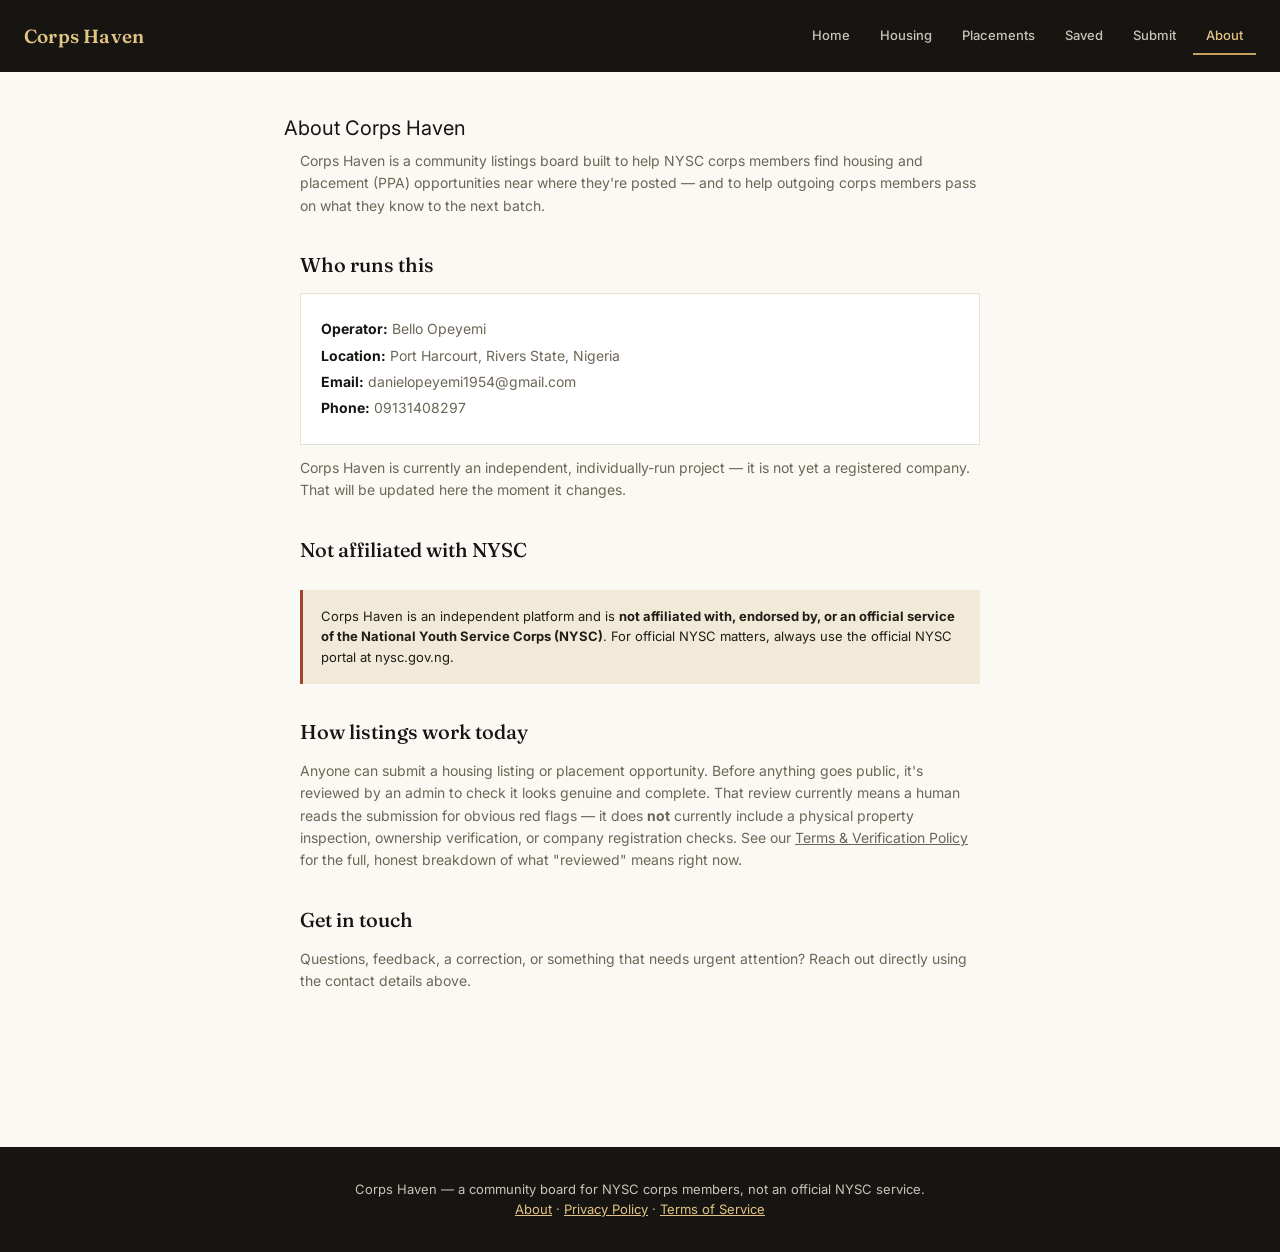
<file: about.html>
<!DOCTYPE html>
<html lang="en">
<head>
<meta charset="UTF-8">
<meta name="viewport" content="width=device-width, initial-scale=1.0">
<title>About — Corps Haven</title>
<meta name="description" content="Who's behind Corps Haven, why it exists, and how to reach us.">
<meta property="og:title" content="About — Corps Haven">
<meta property="og:description" content="Who's behind Corps Haven, why it exists, and how to reach us.">
<meta property="og:type" content="website">
<meta property="og:image" content="https://images.unsplash.com/photo-1543414347-1c348021f279?w=1200&q=80&auto=format&fit=crop">
<meta name="twitter:card" content="summary_large_image">
<link rel="icon" type="image/svg+xml" href="favicon.svg">
<link rel="preconnect" href="https://fonts.googleapis.com">
<link rel="preconnect" href="https://fonts.gstatic.com" crossorigin>
<link rel="stylesheet" href="https://fonts.googleapis.com/css2?family=Fraunces:opsz,wght@9..144,400;9..144,500;9..144,600;9..144,700&family=Inter:wght@400;500;600&display=swap">
<link rel="stylesheet" href="styles.css">
<script type="application/ld+json">
{
  "@context": "https://schema.org",
  "@type": "Organization",
  "name": "Corps Haven",
  "url": "https://corps-haven.netlify.app/",
  "founder": {
    "@type": "Person",
    "name": "Bello Opeyemi"
  },
  "email": "danielopeyemi1954@gmail.com",
  "telephone": "+2349131408297",
  "address": {
    "@type": "PostalAddress",
    "addressLocality": "Port Harcourt",
    "addressRegion": "Rivers State",
    "addressCountry": "NG"
  },
  "description": "An independent community listings board for NYSC corps members. Not affiliated with the National Youth Service Corps."
}
</script>
<style>
  .legal-content { max-width: 680px; margin: 0 auto; }
  .legal-content h2 { font-size: 20px; color: var(--ink-black); margin: 32px 0 12px; }
  .legal-content h2:first-child { margin-top: 0; }
  .legal-content p { font-size: 14px; color: var(--ink-soft); margin: 0 0 14px; }
  .legal-content .disclaimer-box {
    background: var(--cream-tint); border-left: 3px solid var(--rust);
    padding: 16px 18px; font-size: 13px; color: var(--ink); margin: 24px 0;
  }
  .contact-block { background: var(--white); border: 1px solid var(--line); padding: 20px; margin-top: 8px; }
  .contact-block p { margin: 4px 0; }
  .contact-block strong { color: var(--ink-black); }
</style>
</head>
<body>

<script src="loader.js"></script>

<header class="site-header">
  <a class="brand" href="index.html">Corps Haven</a>
  <button class="nav-toggle" onclick="document.querySelector('nav').classList.toggle('open')" aria-label="Toggle menu">☰</button>
  <nav>
    <a href="index.html">Home</a>
    <a href="housing.html">Housing</a>
    <a href="placements.html">Placements</a>
    <a href="favorites.html">Saved</a>
    <a href="submit.html">Submit</a>
    <a href="about.html" class="active">About</a>
  </nav>
</header>

<main class="narrow">
  <div class="section-heading">About Corps Haven</div>
  <div class="legal-content">

    <p>Corps Haven is a community listings board built to help NYSC corps members find housing and placement (PPA) opportunities near where they're posted — and to help outgoing corps members pass on what they know to the next batch.</p>

    <h2>Who runs this</h2>
    <div class="contact-block">
      <p><strong>Operator:</strong> Bello Opeyemi</p>
      <p><strong>Location:</strong> Port Harcourt, Rivers State, Nigeria</p>
      <p><strong>Email:</strong> danielopeyemi1954@gmail.com</p>
      <p><strong>Phone:</strong> 09131408297</p>
    </div>
    <p style="margin-top:12px;">Corps Haven is currently an independent, individually-run project — it is not yet a registered company. That will be updated here the moment it changes.</p>

    <h2>Not affiliated with NYSC</h2>
    <div class="disclaimer-box">
      Corps Haven is an independent platform and is <strong>not affiliated with, endorsed by, or an official service of the National Youth Service Corps (NYSC)</strong>. For official NYSC matters, always use the official NYSC portal at nysc.gov.ng.
    </div>

    <h2>How listings work today</h2>
    <p>Anyone can submit a housing listing or placement opportunity. Before anything goes public, it's reviewed by an admin to check it looks genuine and complete. That review currently means a human reads the submission for obvious red flags — it does <strong>not</strong> currently include a physical property inspection, ownership verification, or company registration checks. See our <a href="terms.html">Terms & Verification Policy</a> for the full, honest breakdown of what "reviewed" means right now.</p>

    <h2>Get in touch</h2>
    <p>Questions, feedback, a correction, or something that needs urgent attention? Reach out directly using the contact details above.</p>

  </div>
</main>

<footer>
  Corps Haven — a community board for NYSC corps members, not an official NYSC service.<br>
  <a href="about.html" style="color:var(--gold-bright);">About</a> · <a href="privacy.html" style="color:var(--gold-bright);">Privacy Policy</a> · <a href="terms.html" style="color:var(--gold-bright);">Terms of Service</a>
</footer>

<script defer src="https://static.cloudflareinsights.com/beacon.min.js" data-cf-beacon='{"token": "YOUR-CLOUDFLARE-TOKEN"}'></script>
</body>
</html>
</file>
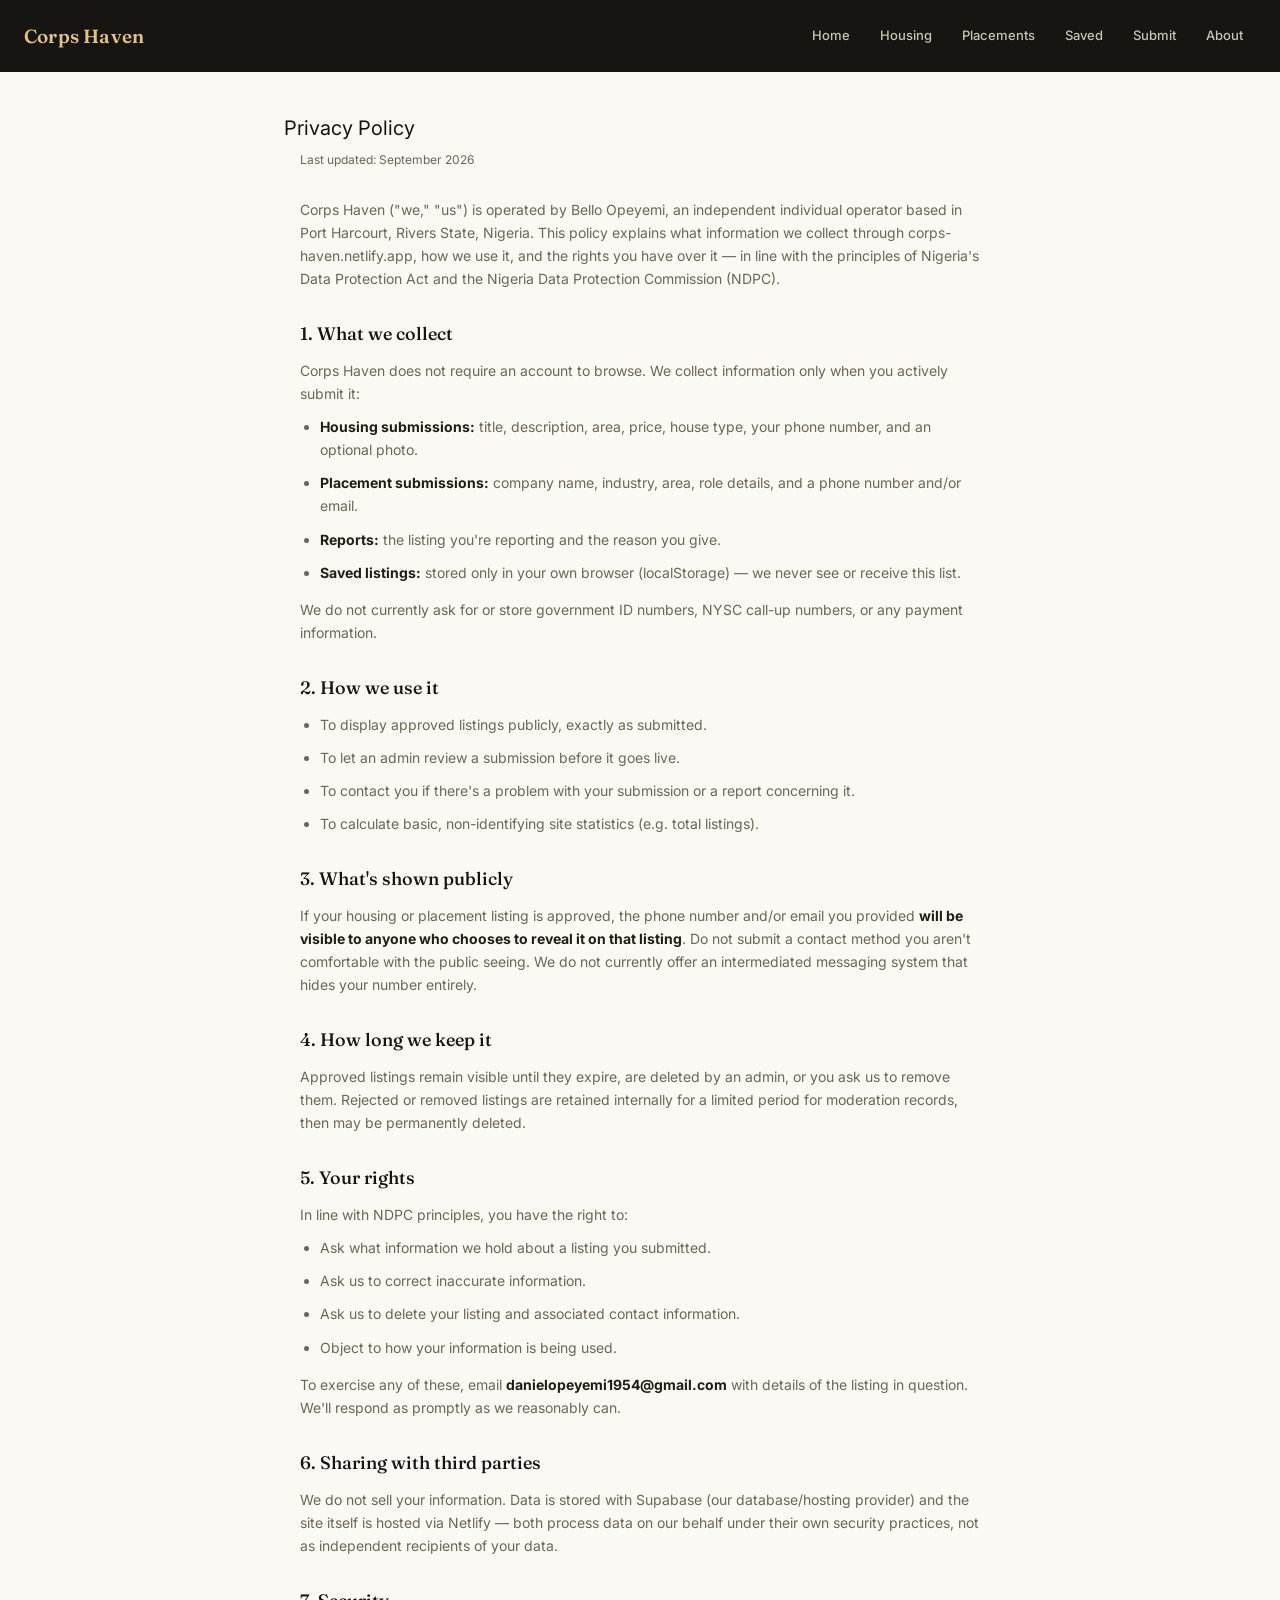
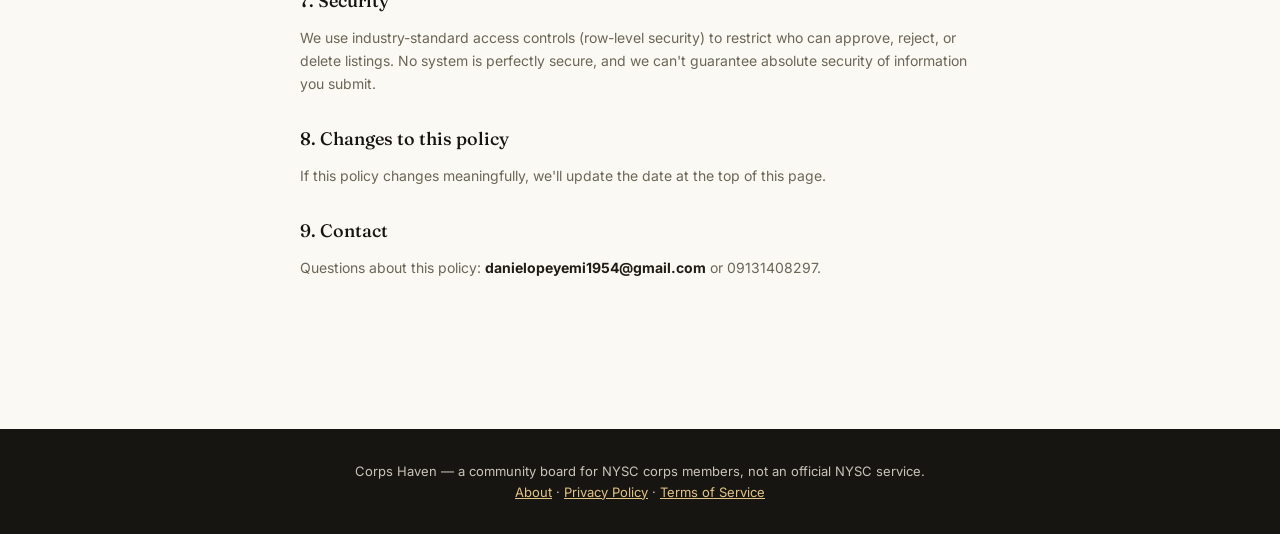
<file: privacy.html>
<!DOCTYPE html>
<html lang="en">
<head>
<meta charset="UTF-8">
<meta name="viewport" content="width=device-width, initial-scale=1.0">
<title>Privacy Policy — Corps Haven</title>
<meta name="description" content="How Corps Haven collects, uses, and protects your information.">
<meta property="og:title" content="Privacy Policy — Corps Haven">
<meta property="og:description" content="How Corps Haven collects, uses, and protects your information.">
<meta property="og:type" content="website">
<meta property="og:image" content="https://images.unsplash.com/photo-1543414347-1c348021f279?w=1200&q=80&auto=format&fit=crop">
<meta name="twitter:card" content="summary_large_image">
<link rel="icon" type="image/svg+xml" href="favicon.svg">
<link rel="preconnect" href="https://fonts.googleapis.com">
<link rel="preconnect" href="https://fonts.gstatic.com" crossorigin>
<link rel="stylesheet" href="https://fonts.googleapis.com/css2?family=Fraunces:opsz,wght@9..144,400;9..144,500;9..144,600;9..144,700&family=Inter:wght@400;500;600&display=swap">
<link rel="stylesheet" href="styles.css">
<style>
  .legal-content { max-width: 680px; margin: 0 auto; }
  .legal-content h2 { font-size: 18px; color: var(--ink-black); margin: 30px 0 10px; }
  .legal-content h2:first-child { margin-top: 0; }
  .legal-content p, .legal-content li { font-size: 14px; color: var(--ink-soft); margin: 0 0 10px; line-height: 1.65; }
  .legal-content ul { padding-left: 20px; margin: 0 0 14px; }
  .legal-content .updated { font-size: 12px; color: var(--ink-soft); margin-bottom: 28px; }
  .legal-content strong { color: var(--ink); }
</style>
</head>
<body>

<script src="loader.js"></script>

<header class="site-header">
  <a class="brand" href="index.html">Corps Haven</a>
  <button class="nav-toggle" onclick="document.querySelector('nav').classList.toggle('open')" aria-label="Toggle menu">☰</button>
  <nav>
    <a href="index.html">Home</a>
    <a href="housing.html">Housing</a>
    <a href="placements.html">Placements</a>
    <a href="favorites.html">Saved</a>
    <a href="submit.html">Submit</a>
    <a href="about.html">About</a>
  </nav>
</header>

<main class="narrow">
  <div class="section-heading">Privacy Policy</div>
  <div class="legal-content">
    <p class="updated">Last updated: September 2026</p>

    <p>Corps Haven ("we," "us") is operated by Bello Opeyemi, an independent individual operator based in Port Harcourt, Rivers State, Nigeria. This policy explains what information we collect through corps-haven.netlify.app, how we use it, and the rights you have over it — in line with the principles of Nigeria's Data Protection Act and the Nigeria Data Protection Commission (NDPC).</p>

    <h2>1. What we collect</h2>
    <p>Corps Haven does not require an account to browse. We collect information only when you actively submit it:</p>
    <ul>
      <li><strong>Housing submissions:</strong> title, description, area, price, house type, your phone number, and an optional photo.</li>
      <li><strong>Placement submissions:</strong> company name, industry, area, role details, and a phone number and/or email.</li>
      <li><strong>Reports:</strong> the listing you're reporting and the reason you give.</li>
      <li><strong>Saved listings:</strong> stored only in your own browser (localStorage) — we never see or receive this list.</li>
    </ul>
    <p>We do not currently ask for or store government ID numbers, NYSC call-up numbers, or any payment information.</p>

    <h2>2. How we use it</h2>
    <ul>
      <li>To display approved listings publicly, exactly as submitted.</li>
      <li>To let an admin review a submission before it goes live.</li>
      <li>To contact you if there's a problem with your submission or a report concerning it.</li>
      <li>To calculate basic, non-identifying site statistics (e.g. total listings).</li>
    </ul>

    <h2>3. What's shown publicly</h2>
    <p>If your housing or placement listing is approved, the phone number and/or email you provided <strong>will be visible to anyone who chooses to reveal it on that listing</strong>. Do not submit a contact method you aren't comfortable with the public seeing. We do not currently offer an intermediated messaging system that hides your number entirely.</p>

    <h2>4. How long we keep it</h2>
    <p>Approved listings remain visible until they expire, are deleted by an admin, or you ask us to remove them. Rejected or removed listings are retained internally for a limited period for moderation records, then may be permanently deleted.</p>

    <h2>5. Your rights</h2>
    <p>In line with NDPC principles, you have the right to:</p>
    <ul>
      <li>Ask what information we hold about a listing you submitted.</li>
      <li>Ask us to correct inaccurate information.</li>
      <li>Ask us to delete your listing and associated contact information.</li>
      <li>Object to how your information is being used.</li>
    </ul>
    <p>To exercise any of these, email <strong>danielopeyemi1954@gmail.com</strong> with details of the listing in question. We'll respond as promptly as we reasonably can.</p>

    <h2>6. Sharing with third parties</h2>
    <p>We do not sell your information. Data is stored with Supabase (our database/hosting provider) and the site itself is hosted via Netlify — both process data on our behalf under their own security practices, not as independent recipients of your data.</p>

    <h2>7. Security</h2>
    <p>We use industry-standard access controls (row-level security) to restrict who can approve, reject, or delete listings. No system is perfectly secure, and we can't guarantee absolute security of information you submit.</p>

    <h2>8. Changes to this policy</h2>
    <p>If this policy changes meaningfully, we'll update the date at the top of this page.</p>

    <h2>9. Contact</h2>
    <p>Questions about this policy: <strong>danielopeyemi1954@gmail.com</strong> or 09131408297.</p>
  </div>
</main>

<footer>
  Corps Haven — a community board for NYSC corps members, not an official NYSC service.<br>
  <a href="about.html" style="color:var(--gold-bright);">About</a> · <a href="privacy.html" style="color:var(--gold-bright);">Privacy Policy</a> · <a href="terms.html" style="color:var(--gold-bright);">Terms of Service</a>
</footer>

<script defer src="https://static.cloudflareinsights.com/beacon.min.js" data-cf-beacon='{"token": "YOUR-CLOUDFLARE-TOKEN"}'></script>
</body>
</html>
</file>
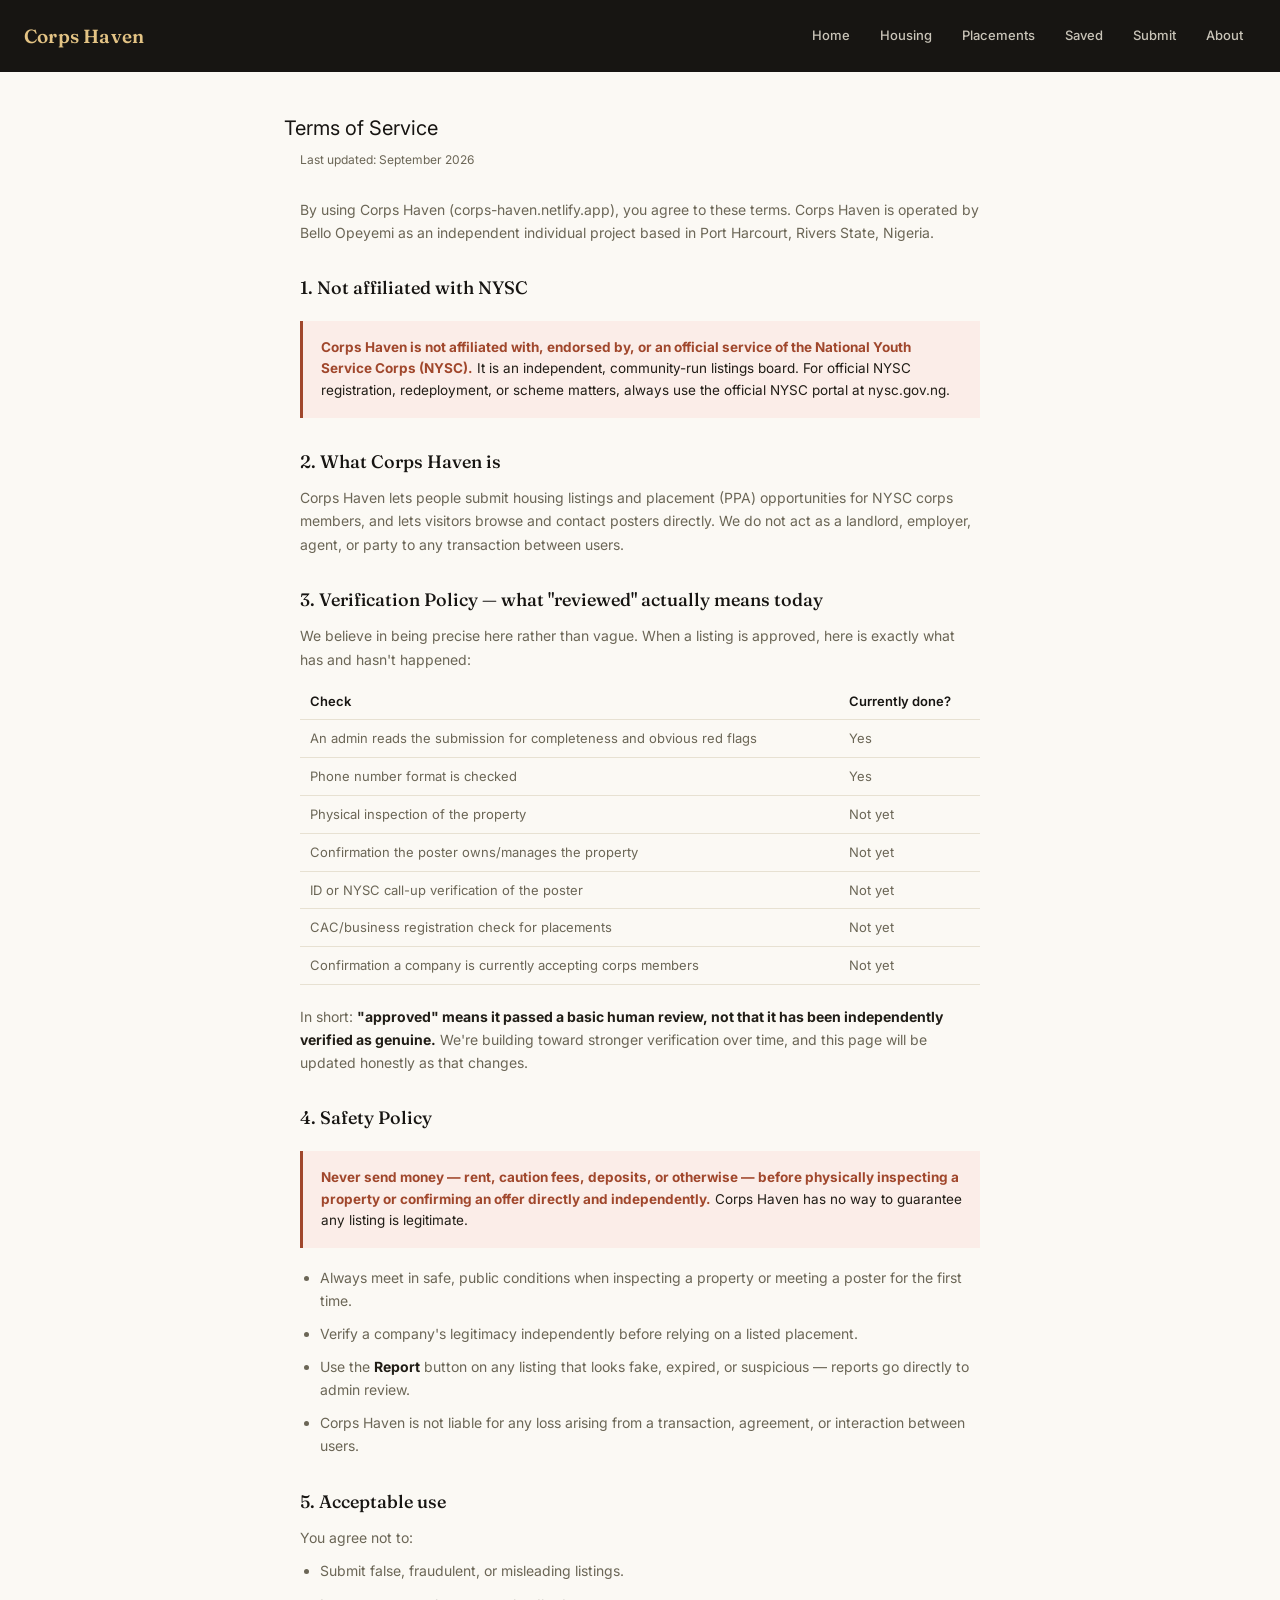
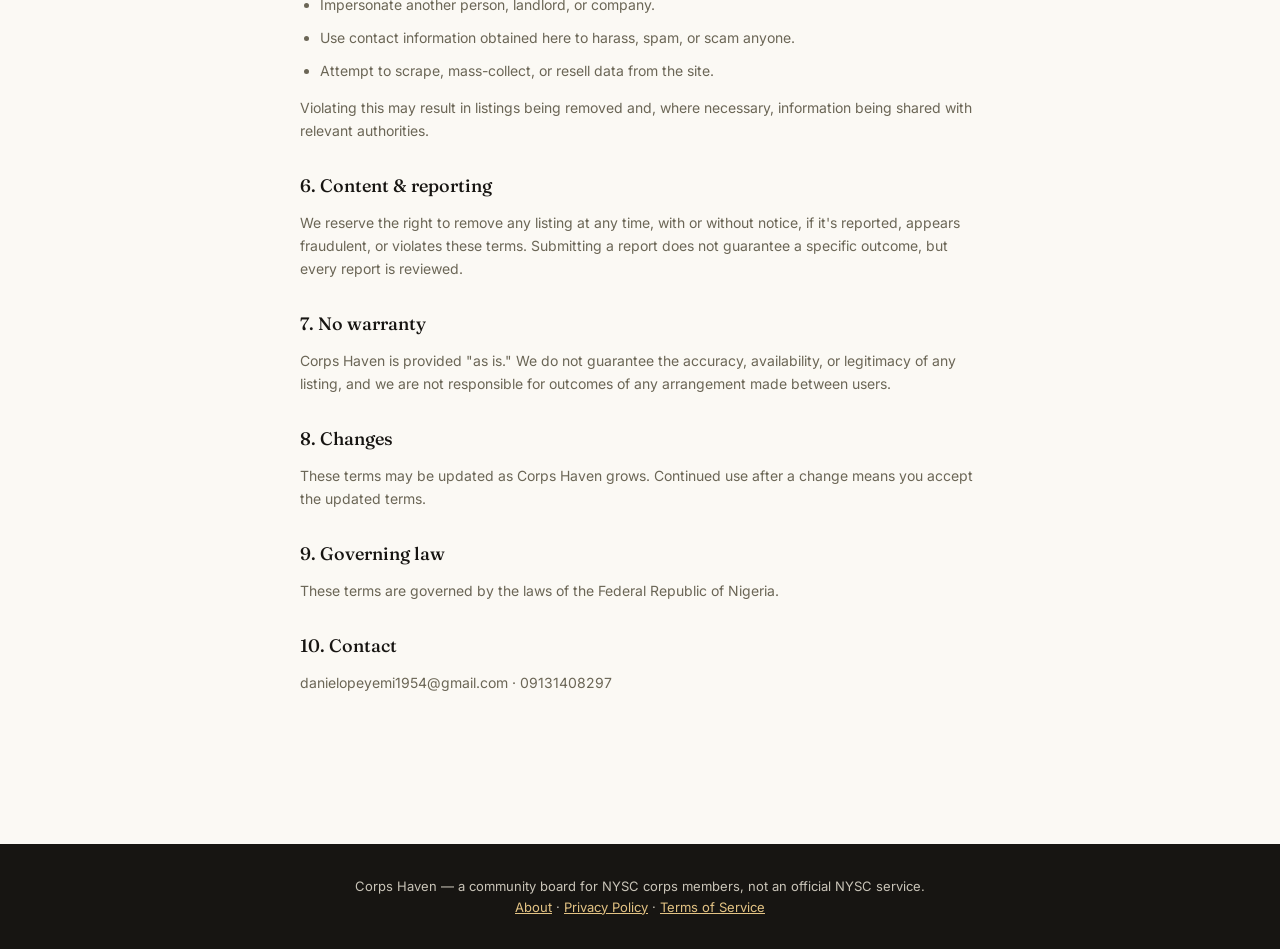
<file: terms.html>
<!DOCTYPE html>
<html lang="en">
<head>
<meta charset="UTF-8">
<meta name="viewport" content="width=device-width, initial-scale=1.0">
<title>Terms of Service — Corps Haven</title>
<meta name="description" content="Corps Haven's terms of service, verification policy, and safety guidance.">
<meta property="og:title" content="Terms of Service — Corps Haven">
<meta property="og:description" content="Corps Haven's terms of service, verification policy, and safety guidance.">
<meta property="og:type" content="website">
<meta property="og:image" content="https://images.unsplash.com/photo-1543414347-1c348021f279?w=1200&q=80&auto=format&fit=crop">
<meta name="twitter:card" content="summary_large_image">
<link rel="icon" type="image/svg+xml" href="favicon.svg">
<link rel="preconnect" href="https://fonts.googleapis.com">
<link rel="preconnect" href="https://fonts.gstatic.com" crossorigin>
<link rel="stylesheet" href="https://fonts.googleapis.com/css2?family=Fraunces:opsz,wght@9..144,400;9..144,500;9..144,600;9..144,700&family=Inter:wght@400;500;600&display=swap">
<link rel="stylesheet" href="styles.css">
<style>
  .legal-content { max-width: 680px; margin: 0 auto; }
  .legal-content h2 { font-size: 18px; color: var(--ink-black); margin: 30px 0 10px; }
  .legal-content h2:first-child { margin-top: 0; }
  .legal-content p, .legal-content li { font-size: 14px; color: var(--ink-soft); margin: 0 0 10px; line-height: 1.65; }
  .legal-content ul { padding-left: 20px; margin: 0 0 14px; }
  .legal-content .updated { font-size: 12px; color: var(--ink-soft); margin-bottom: 28px; }
  .legal-content strong { color: var(--ink); }
  .warning-box {
    background: #FBEDE8; border-left: 3px solid var(--rust);
    padding: 16px 18px; font-size: 13.5px; color: var(--ink); margin: 18px 0;
  }
  .warning-box strong { color: var(--rust); }
  .verify-table { width: 100%; border-collapse: collapse; margin: 12px 0 20px; font-size: 13px; }
  .verify-table th, .verify-table td { text-align: left; padding: 8px 10px; border-bottom: 1px solid var(--line); }
  .verify-table th { color: var(--ink-black); font-weight: 600; }
  .verify-table td { color: var(--ink-soft); }
</style>
</head>
<body>

<script src="loader.js"></script>

<header class="site-header">
  <a class="brand" href="index.html">Corps Haven</a>
  <button class="nav-toggle" onclick="document.querySelector('nav').classList.toggle('open')" aria-label="Toggle menu">☰</button>
  <nav>
    <a href="index.html">Home</a>
    <a href="housing.html">Housing</a>
    <a href="placements.html">Placements</a>
    <a href="favorites.html">Saved</a>
    <a href="submit.html">Submit</a>
    <a href="about.html">About</a>
  </nav>
</header>

<main class="narrow">
  <div class="section-heading">Terms of Service</div>
  <div class="legal-content">
    <p class="updated">Last updated: September 2026</p>

    <p>By using Corps Haven (corps-haven.netlify.app), you agree to these terms. Corps Haven is operated by Bello Opeyemi as an independent individual project based in Port Harcourt, Rivers State, Nigeria.</p>

    <h2>1. Not affiliated with NYSC</h2>
    <div class="warning-box">
      <strong>Corps Haven is not affiliated with, endorsed by, or an official service of the National Youth Service Corps (NYSC).</strong> It is an independent, community-run listings board. For official NYSC registration, redeployment, or scheme matters, always use the official NYSC portal at nysc.gov.ng.
    </div>

    <h2>2. What Corps Haven is</h2>
    <p>Corps Haven lets people submit housing listings and placement (PPA) opportunities for NYSC corps members, and lets visitors browse and contact posters directly. We do not act as a landlord, employer, agent, or party to any transaction between users.</p>

    <h2>3. Verification Policy — what "reviewed" actually means today</h2>
    <p>We believe in being precise here rather than vague. When a listing is approved, here is exactly what has and hasn't happened:</p>
    <table class="verify-table">
      <tr><th>Check</th><th>Currently done?</th></tr>
      <tr><td>An admin reads the submission for completeness and obvious red flags</td><td>Yes</td></tr>
      <tr><td>Phone number format is checked</td><td>Yes</td></tr>
      <tr><td>Physical inspection of the property</td><td>Not yet</td></tr>
      <tr><td>Confirmation the poster owns/manages the property</td><td>Not yet</td></tr>
      <tr><td>ID or NYSC call-up verification of the poster</td><td>Not yet</td></tr>
      <tr><td>CAC/business registration check for placements</td><td>Not yet</td></tr>
      <tr><td>Confirmation a company is currently accepting corps members</td><td>Not yet</td></tr>
    </table>
    <p>In short: <strong>"approved" means it passed a basic human review, not that it has been independently verified as genuine.</strong> We're building toward stronger verification over time, and this page will be updated honestly as that changes.</p>

    <h2>4. Safety Policy</h2>
    <div class="warning-box">
      <strong>Never send money — rent, caution fees, deposits, or otherwise — before physically inspecting a property or confirming an offer directly and independently.</strong> Corps Haven has no way to guarantee any listing is legitimate.
    </div>
    <ul>
      <li>Always meet in safe, public conditions when inspecting a property or meeting a poster for the first time.</li>
      <li>Verify a company's legitimacy independently before relying on a listed placement.</li>
      <li>Use the <strong>Report</strong> button on any listing that looks fake, expired, or suspicious — reports go directly to admin review.</li>
      <li>Corps Haven is not liable for any loss arising from a transaction, agreement, or interaction between users.</li>
    </ul>

    <h2>5. Acceptable use</h2>
    <p>You agree not to:</p>
    <ul>
      <li>Submit false, fraudulent, or misleading listings.</li>
      <li>Impersonate another person, landlord, or company.</li>
      <li>Use contact information obtained here to harass, spam, or scam anyone.</li>
      <li>Attempt to scrape, mass-collect, or resell data from the site.</li>
    </ul>
    <p>Violating this may result in listings being removed and, where necessary, information being shared with relevant authorities.</p>

    <h2>6. Content & reporting</h2>
    <p>We reserve the right to remove any listing at any time, with or without notice, if it's reported, appears fraudulent, or violates these terms. Submitting a report does not guarantee a specific outcome, but every report is reviewed.</p>

    <h2>7. No warranty</h2>
    <p>Corps Haven is provided "as is." We do not guarantee the accuracy, availability, or legitimacy of any listing, and we are not responsible for outcomes of any arrangement made between users.</p>

    <h2>8. Changes</h2>
    <p>These terms may be updated as Corps Haven grows. Continued use after a change means you accept the updated terms.</p>

    <h2>9. Governing law</h2>
    <p>These terms are governed by the laws of the Federal Republic of Nigeria.</p>

    <h2>10. Contact</h2>
    <p>danielopeyemi1954@gmail.com · 09131408297</p>
  </div>
</main>

<footer>
  Corps Haven — a community board for NYSC corps members, not an official NYSC service.<br>
  <a href="about.html" style="color:var(--gold-bright);">About</a> · <a href="privacy.html" style="color:var(--gold-bright);">Privacy Policy</a> · <a href="terms.html" style="color:var(--gold-bright);">Terms of Service</a>
</footer>

<script defer src="https://static.cloudflareinsights.com/beacon.min.js" data-cf-beacon='{"token": "YOUR-CLOUDFLARE-TOKEN"}'></script>
</body>
</html>
</file>
<file: styles.css>
/* ============================================================
   Corps Haven — Visual System v3
   Black + gold, warm cream base. One intentional accent color,
   per 2026 real-estate design research. Glassmorphism on hero.
   ============================================================ */

/* Fonts are loaded via <link> tags in each HTML <head> for faster page loads
   (avoids the render-blocking delay of @import). See index.html etc. */

:root {
  --ink-black: #171512;
  --ink-black-soft: #221F1B;
  --gold: #C6A15B;
  --gold-deep: #8C6C33;
  --gold-bright: #E3C384;
  --cream: #FBF9F4;
  --cream-tint: #F1EAD8;
  --white: #FFFFFF;
  --ink: #201D16;
  --ink-soft: #6B6656;
  --nav-muted: #C9C4B8;
  --line: #E7E1D2;
  --rust: #A0472C;
}

* { box-sizing: border-box; }

body {
  margin: 0;
  background: var(--cream);
  color: var(--ink);
  font-family: 'Inter', -apple-system, "Segoe UI", sans-serif;
  font-size: 15px;
  line-height: 1.6;
  -webkit-font-smoothing: antialiased;
}

h1, h2, h3 {
  font-family: 'Fraunces', Georgia, serif;
  font-weight: 500;
  margin: 0;
}

a { color: inherit; }

/* ---------- Keyboard focus visibility ---------- */
a:focus-visible,
button:focus-visible,
input:focus-visible,
select:focus-visible,
textarea:focus-visible,
[tabindex]:focus-visible {
  outline: 2px solid var(--gold);
  outline-offset: 2px;
}

/* ---------- Loader: slim top progress bar (Jiji-style) ---------- */

#ch-progress {
  position: fixed;
  top: 0;
  left: 0;
  height: 3px;
  background: var(--gold);
  z-index: 9999;
  transition: width 0.2s ease, opacity 0.3s ease;
}

/* ---------- Scroll-reveal ---------- */

.reveal {
  opacity: 0;
  transform: translateY(16px);
  transition: opacity 0.5s ease, transform 0.5s ease;
}
.reveal-visible { opacity: 1; transform: translateY(0); }

@media (prefers-reduced-motion: reduce) {
  .reveal { opacity: 1; transform: none; transition: none; }
}

header.site-header {
  background: var(--ink-black);
  padding: 0 24px;
  display: flex;
  align-items: center;
  justify-content: space-between;
  height: 72px;
  position: relative;
}

header.site-header .brand {
  font-family: 'Fraunces', Georgia, serif;
  font-weight: 600;
  font-size: 19px;
  color: var(--gold-bright);
  text-decoration: none;
  letter-spacing: 0.01em;
}

header.site-header nav { display: flex; gap: 4px; }

header.site-header nav a {
  color: var(--nav-muted);
  text-decoration: none;
  font-size: 13px;
  font-weight: 500;
  padding: 8px 13px;
  border-bottom: 2px solid transparent;
}

header.site-header nav a:hover { color: var(--white); }
header.site-header nav a.active { color: var(--gold-bright); border-bottom: 2px solid var(--gold); }

.nav-toggle {
  display: none;
  background: none;
  border: 1px solid rgba(255,255,255,0.2);
  color: var(--gold-bright);
  width: 38px;
  height: 38px;
  border-radius: 2px;
  cursor: pointer;
  font-size: 18px;
}

@media (max-width: 640px) {
  header.site-header nav {
    display: none;
    position: absolute;
    top: 72px;
    left: 0;
    right: 0;
    background: var(--ink-black-soft);
    flex-direction: column;
    padding: 8px 0;
    box-shadow: 0 8px 16px rgba(0,0,0,0.3);
    z-index: 100;
  }
  header.site-header nav.open { display: flex; }
  header.site-header nav a { padding: 14px 20px; border-bottom: 1px solid rgba(255,255,255,0.08); }
  .nav-toggle { display: block; }
}

/* ---------- Layout ---------- */

main { max-width: 1040px; margin: 0 auto; padding: 0 24px 100px; }
.narrow { max-width: 760px; margin: 0 auto; }

/* ---------- Hero (photo + dark overlay, set inline per page) ---------- */

.hero {
  padding: 72px 24px 60px;
  background-size: cover;
  background-position: center;
  position: relative;
  overflow: hidden;
}

.aurora-layer {
  position: absolute;
  inset: 0;
  z-index: 1;
  pointer-events: none;
  opacity: 0.55;
  background:
    radial-gradient(ellipse 60% 50% at 20% 20%, rgba(198,161,91,0.35), transparent 60%),
    radial-gradient(ellipse 50% 40% at 80% 30%, rgba(160,71,44,0.25), transparent 60%),
    radial-gradient(ellipse 55% 45% at 50% 80%, rgba(227,195,132,0.22), transparent 60%);
  background-size: 200% 200%;
  animation: auroraDrift 18s ease-in-out infinite;
}

@keyframes auroraDrift {
  0%   { background-position: 0% 0%, 100% 0%, 50% 100%; }
  50%  { background-position: 100% 50%, 0% 50%, 20% 40%; }
  100% { background-position: 0% 0%, 100% 0%, 50% 100%; }
}

@media (prefers-reduced-motion: reduce) {
  .aurora-layer { animation: none; }
}

.hero-inner { max-width: 1040px; margin: 0 auto; position: relative; z-index: 2; }

.hero-kicker { color: var(--rust); font-size: 13px; font-weight: 600; letter-spacing: 0.03em; margin-bottom: 14px; }

.hero h1 { font-size: clamp(28px, 4.5vw, 42px); line-height: 1.12; color: var(--white); max-width: 620px; }
.hero h1 .accent { color: var(--gold-bright); }

.hero p { font-size: 15px; color: var(--nav-muted); max-width: 440px; margin: 18px 0 26px; }

.hero-actions { display: flex; gap: 14px; flex-wrap: wrap; }

.btn {
  display: inline-block;
  padding: 13px 26px;
  border-radius: 2px;
  font-size: 14px;
  font-weight: 600;
  text-decoration: none;
  border: 1px solid transparent;
  cursor: pointer;
  font-family: inherit;
}

.btn-primary { background: var(--gold); color: var(--ink-black); }
.btn-primary:hover { background: var(--gold-bright); }
.btn-outline { background: transparent; color: var(--white); border-color: rgba(255,255,255,0.4); }
.btn-outline:hover { border-color: var(--white); background: rgba(255,255,255,0.08); }

/* ---------- Hero search (real glassmorphism) ---------- */

.hero-search {
  display: flex;
  gap: 8px;
  max-width: 560px;
  margin-bottom: 18px;
  flex-wrap: wrap;
  background: rgba(255,255,255,0.08);
  backdrop-filter: blur(16px);
  -webkit-backdrop-filter: blur(16px);
  border: 1px solid rgba(255,255,255,0.16);
  border-radius: 10px;
  padding: 12px;
}

.hero-search input, .hero-search select {
  padding: 11px 12px;
  border-radius: 5px;
  border: 1px solid rgba(255,255,255,0.18);
  background: rgba(255,255,255,0.08);
  color: var(--white);
  font-size: 13px;
  font-family: inherit;
}

.hero-search input::placeholder { color: var(--nav-muted); }
.hero-search input { flex: 2; min-width: 160px; }
.hero-search select { flex: 1; min-width: 120px; }
.hero-search select option { color: var(--ink); }

.hero-search button {
  padding: 11px 20px;
  background: var(--gold);
  color: var(--ink-black);
  border: none;
  border-radius: 5px;
  font-size: 13px;
  font-weight: 600;
  cursor: pointer;
  font-family: inherit;
}
.hero-search button:hover { background: var(--gold-bright); }

/* ---------- Stats strip (light band, gold numbers) ---------- */

.stats-strip { background: var(--white); border-top: 1px solid var(--line); border-bottom: 1px solid var(--line); padding: 36px 24px; }
.stats-grid { max-width: 1040px; margin: 0 auto; display: grid; grid-template-columns: repeat(3, 1fr); gap: 24px; text-align: center; }
.stat-num { font-family: 'Fraunces', Georgia, serif; font-size: 32px; color: var(--gold-deep); line-height: 1; }
.stat-label { font-size: 12px; color: var(--ink-soft); margin-top: 8px; letter-spacing: 0.02em; }

@media (max-width: 640px) { .stats-grid { grid-template-columns: 1fr; gap: 24px; } }

/* ---------- Browse-by-type tiles ---------- */

.type-tiles { display: grid; grid-template-columns: repeat(auto-fill, minmax(110px, 1fr)); gap: 10px; margin-bottom: 8px; }

.type-tile {
  display: flex; flex-direction: column; align-items: center; gap: 8px;
  padding: 16px 10px; border: 1px solid var(--line); border-radius: 3px;
  text-decoration: none; color: var(--ink-black); font-size: 12px; font-weight: 600; text-align: center;
  background: var(--white);
}
.type-tile:hover { background: var(--cream-tint); border-color: var(--gold); }
.type-tile svg { width: 24px; height: 24px; color: var(--ink-black); }

/* ---------- Area tags ---------- */

.area-tags { display: flex; flex-wrap: wrap; gap: 8px; }
.area-tag { padding: 7px 14px; background: var(--cream-tint); border-radius: 20px; font-size: 12px; font-weight: 500; color: var(--ink-black); text-decoration: none; }
.area-tag:hover { background: var(--gold); color: var(--ink-black); }
.area-tag span { color: var(--ink-soft); font-weight: 400; }

/* ---------- Icon feature grid ---------- */

.feature-grid { display: grid; grid-template-columns: repeat(3, 1fr); gap: 32px; padding: 56px 0; }
@media (max-width: 720px) { .feature-grid { grid-template-columns: 1fr; gap: 36px; } }

.feature-icon { width: 36px; height: 36px; color: var(--ink-black); margin-bottom: 14px; }
.feature-icon svg { width: 100%; height: 100%; }
.feature-grid h3 { font-size: 16px; color: var(--ink); margin-bottom: 6px; }
.feature-grid p { font-size: 13px; color: var(--ink-soft); margin: 0; max-width: 32ch; }

/* ---------- Trust badge strip ---------- */

.badge-strip { display: flex; flex-wrap: wrap; gap: 12px; padding: 28px 0; border-top: 1px solid var(--line); border-bottom: 1px solid var(--line); }
.badge { display: flex; align-items: center; gap: 8px; padding: 8px 16px; background: var(--cream-tint); border-radius: 20px; font-size: 13px; font-weight: 500; color: var(--ink-black); }
.badge svg { width: 15px; height: 15px; color: var(--gold-deep); }

/* ---------- Steps ---------- */

.steps { padding: 8px 0 60px; }
.step { display: flex; gap: 24px; padding: 24px 0; border-top: 1px solid var(--line); }
.step:last-child { border-bottom: 1px solid var(--line); }
.step-num { font-family: 'Fraunces', Georgia, serif; font-size: 32px; color: var(--gold); min-width: 44px; }
.step h3 { font-size: 17px; margin-bottom: 4px; color: var(--ink-black); }
.step p { margin: 0; font-size: 14px; color: var(--ink-soft); }

/* ---------- CTA band (black, gold text) ---------- */

.cta-band { background: var(--ink-black); padding: 52px 24px; text-align: center; margin: 20px 0 0; border-radius: 6px; }
.cta-band h2 { font-size: 24px; color: var(--gold-bright); margin-bottom: 12px; }
.cta-band p { font-size: 14px; color: var(--nav-muted); max-width: 440px; margin: 0 auto 26px; }

/* ---------- Split sections (image + text) ---------- */

.split-section { display: grid; grid-template-columns: 1fr 1fr; gap: 40px; align-items: center; padding: 46px 0; }
.split-section.reverse .split-media { order: 2; }
.split-section.reverse .split-content { order: 1; }

.split-media img { width: 100%; height: 260px; object-fit: cover; border-radius: 4px; display: block; }
.split-media-fallback {
  width: 100%; height: 260px; border-radius: 4px;
  background: var(--cream-tint);
  align-items: center; justify-content: center;
  color: var(--gold);
}
.split-media-fallback svg { width: 48px; height: 48px; }
.split-media .credit { font-size: 10.5px; color: var(--ink-soft); margin-top: 6px; }

.split-content h2 { font-size: 22px; color: var(--ink-black); margin-bottom: 10px; }
.split-content p { font-size: 14px; color: var(--ink-soft); margin: 0 0 16px; }

.split-list { list-style: none; padding: 0; margin: 0; }
.split-list li { font-size: 13px; color: var(--ink); padding: 6px 0; display: flex; gap: 8px; align-items: flex-start; }
.split-list li svg { width: 16px; height: 16px; color: var(--gold-deep); flex-shrink: 0; margin-top: 2px; }

@media (max-width: 720px) {
  .split-section { grid-template-columns: 1fr; gap: 20px; }
  .split-section.reverse .split-media { order: 1; }
  .split-section.reverse .split-content { order: 2; }
}

.section-heading { font-size: 20px; color: var(--ink-black); margin: 8px 0 6px; padding-top: 32px; }
.section-sub { font-size: 13px; color: var(--ink-soft); margin: 0 0 24px; }
.section-sub a { color: var(--gold-deep); font-weight: 600; text-decoration: none; }

/* ---------- Filters ---------- */

.filter-bar {
  display: grid; grid-template-columns: 2fr 1.4fr 1fr 1fr auto; gap: 10px;
  padding: 18px; background: var(--white); border: 1px solid var(--line); border-radius: 3px; margin-bottom: 8px;
}
.filter-bar input, .filter-bar select { padding: 9px 10px; border: 1px solid var(--line); border-radius: 2px; font-size: 13px; font-family: inherit; background: var(--cream); }
.filter-bar button { padding: 9px 14px; border: 1px solid var(--ink-black); background: var(--white); color: var(--ink-black); border-radius: 2px; font-size: 13px; font-family: inherit; cursor: pointer; }
.filter-bar button:hover { background: var(--cream-tint); }
@media (max-width: 720px) { .filter-bar { grid-template-columns: 1fr 1fr; } }
.filter-count { font-size: 13px; color: var(--ink-soft); margin: 4px 0 20px; }

/* ---------- Listing cards ---------- */

.listing-grid { display: grid; grid-template-columns: repeat(auto-fill, minmax(230px, 1fr)); gap: 18px; padding: 4px 0 8px; }

.listing-card { border: 1px solid var(--line); border-radius: 3px; overflow: hidden; background: var(--white); display: flex; flex-direction: column; position: relative; }

.listing-card::before {
  content: "";
  position: absolute;
  inset: 0;
  z-index: 3;
  pointer-events: none;
  opacity: 0;
  transition: opacity 0.3s ease;
  background: radial-gradient(280px circle at var(--spot-x, 50%) var(--spot-y, 50%), rgba(198,161,91,0.16), transparent 70%);
}

.listing-card:hover::before { opacity: 1; }

@media (prefers-reduced-motion: reduce) {
  .listing-card::before { display: none; }
}

.listing-card-media { width: 100%; height: 148px; object-fit: cover; display: block; background: var(--cream-tint); }
.listing-card-media.placeholder { display: flex; align-items: center; justify-content: center; color: var(--gold); }
.listing-card-media.placeholder svg { width: 32px; height: 32px; }

.photo-gallery { position: relative; cursor: pointer; }
.photo-count {
  position: absolute; bottom: 6px; right: 6px;
  background: rgba(23,21,18,0.72); color: var(--white);
  font-size: 10px; padding: 3px 8px; border-radius: 10px;
}

.listing-card-body { padding: 12px 14px 14px; display: flex; flex-direction: column; flex: 1; }

.listing-badge {
  display: inline-block; font-size: 10.5px; font-weight: 600; text-transform: uppercase; letter-spacing: 0.03em;
  color: var(--ink-black); background: var(--cream-tint); padding: 3px 8px; border-radius: 10px; margin-bottom: 7px; width: fit-content;
}

.listing-card-price { font-family: 'Fraunces', Georgia, serif; font-size: 17px; color: var(--gold-deep); margin-bottom: 3px; }

.price-tag { font-size: 10.5px; color: var(--ink-soft); margin-bottom: 6px; font-weight: 500; }
.price-tag-good { color: #4C7A3C; }
.price-tag-high { color: var(--rust); }
.listing-card-title { font-size: 14px; font-weight: 600; color: var(--ink); margin: 0 0 4px; line-height: 1.35; display: -webkit-box; -webkit-line-clamp: 2; line-clamp: 2; -webkit-box-orient: vertical; overflow: hidden; }
.listing-card-location { font-size: 12px; color: var(--ink-soft); margin-bottom: 8px; }
.listing-card-desc { font-size: 12px; color: var(--ink-soft); margin-bottom: 8px; display: -webkit-box; -webkit-line-clamp: 2; line-clamp: 2; -webkit-box-orient: vertical; overflow: hidden; }

.listing-meta-row { display: flex; gap: 12px; font-size: 11.5px; color: var(--ink-soft); border-top: 1px solid var(--line); padding-top: 8px; margin-top: auto; }
.listing-meta-row span { display: flex; align-items: center; gap: 4px; }
.listing-meta-row svg { width: 13px; height: 13px; }

.contact-reveal-btn { margin-top: 8px; font-size: 12px; font-weight: 600; color: var(--ink-black); background: var(--cream-tint); border: none; border-radius: 2px; padding: 7px 10px; cursor: pointer; font-family: inherit; }
.contact-reveal-btn:hover { background: var(--gold); }
.contact-revealed { margin-top: 8px; font-size: 12px; color: var(--ink-black); font-weight: 600; }

.card-actions { display: flex; gap: 12px; margin-top: 9px; padding-top: 9px; border-top: 1px solid var(--line); }
.card-actions button, .card-actions a { background: none; border: none; cursor: pointer; font-size: 11px; color: var(--ink-soft); display: flex; align-items: center; gap: 3px; text-decoration: none; font-family: inherit; padding: 0; }
.card-actions svg { width: 13px; height: 13px; }
.card-actions button:hover, .card-actions a:hover { color: var(--ink-black); }
.card-actions .save-btn.is-saved { color: var(--rust); }
.card-actions .save-btn.is-saved svg { fill: var(--rust); }

.empty, .loading { color: var(--ink-soft); font-size: 14px; padding: 32px 0; border-top: 1px solid var(--line); }
.empty a { color: var(--gold-deep); }

/* ---------- Tabs ---------- */

.tabs { display: flex; gap: 4px; margin-bottom: 28px; border-bottom: 1px solid var(--line); }
.tab-btn { background: none; border: none; padding: 10px 4px; margin-right: 24px; font-size: 15px; font-family: inherit; cursor: pointer; color: var(--ink-soft); border-bottom: 2px solid transparent; margin-bottom: -1px; }
.tab-btn.active { color: var(--ink-black); border-bottom: 2px solid var(--gold); font-weight: 600; }
.tab-panel { display: none; }
.tab-panel.active { display: block; }

/* ---------- Forms ---------- */

form { background: var(--white); border: 1px solid var(--line); border-top: 3px solid var(--ink-black); padding: 32px; border-radius: 2px; }
form label { display: block; font-size: 13px; font-weight: 600; color: var(--ink-black); margin: 18px 0 6px; }
form label:first-child { margin-top: 0; }
form input, form textarea, form select { width: 100%; padding: 11px 12px; border: 1px solid var(--line); border-radius: 2px; font-size: 14px; font-family: inherit; background: var(--cream); }
form input:focus, form textarea:focus, form select:focus { outline: 2px solid var(--gold); outline-offset: 1px; }
form textarea { resize: vertical; min-height: 90px; }
form .hint { font-size: 12px; color: var(--ink-soft); margin-top: 4px; }
form input[type="file"] { background: none; border: 1px dashed var(--line); padding: 14px; }

.image-preview { margin-top: 10px; width: 120px; height: 120px; object-fit: cover; border: 1px solid var(--line); display: none; }

form button[type="submit"] { margin-top: 24px; width: 100%; padding: 14px; background: var(--ink-black); color: var(--white); border: none; border-radius: 2px; font-size: 15px; font-weight: 600; font-family: inherit; cursor: pointer; }
form button[type="submit"]:hover:not(:disabled) { background: var(--ink-black-soft); }
form button[type="submit"]:disabled { background: var(--nav-muted); cursor: not-allowed; }

.form-section {
  margin-top: 28px;
  padding-top: 20px;
  border-top: 1px solid var(--line);
}
.form-section:first-of-type { margin-top: 0; padding-top: 0; border-top: none; }
.form-section-title {
  font-family: 'Fraunces', Georgia, serif;
  font-size: 15px;
  color: var(--ink-black);
  margin-bottom: 4px;
}
.form-section-sub { font-size: 12px; color: var(--ink-soft); margin-bottom: 8px; }
.form-row { display: grid; grid-template-columns: 1fr 1fr; gap: 12px; }
@media (max-width: 560px) { .form-row { grid-template-columns: 1fr; } }
.form-row label { margin-top: 0; }
.checkbox-grid { display: grid; grid-template-columns: 1fr 1fr; gap: 8px 16px; margin-top: 10px; }
@media (max-width: 560px) { .checkbox-grid { grid-template-columns: 1fr; } }
.checkbox-item { display: flex; align-items: center; gap: 8px; font-size: 13px; color: var(--ink); }
.checkbox-item input[type="checkbox"] { width: auto; margin: 0; }
.cost-total {
  background: var(--cream-tint);
  padding: 12px 14px;
  margin-top: 10px;
  border-radius: 2px;
  font-size: 13px;
  color: var(--ink-black);
  display: flex;
  justify-content: space-between;
  font-weight: 600;
}
.cost-total span:last-child { font-family: 'Fraunces', Georgia, serif; font-size: 16px; color: var(--gold-deep); }

.form-message { margin-top: 16px; font-size: 14px; padding: 12px 14px; border-radius: 2px; display: none; }
.form-message.success { display: block; background: #EAF0E5; color: #33512B; border-left: 3px solid #4C7A3C; }
.form-message.error { display: block; background: #F5E4DD; color: var(--rust); border-left: 3px solid var(--rust); }

/* ---------- Footer ---------- */

footer { text-align: center; font-size: 13px; color: var(--nav-muted); padding: 32px 20px; background: var(--ink-black); margin-top: 40px; }

/* ---------- Admin ---------- */

#login-view { max-width: 340px; margin: 100px auto; padding: 36px; border: 1px solid var(--line); border-top: 3px solid var(--ink-black); background: var(--white); }
#login-view h2 { font-size: 18px; color: var(--ink-black); margin-bottom: 20px; }
#login-view input { width: 100%; padding: 11px 12px; margin-bottom: 12px; border: 1px solid var(--line); border-radius: 2px; font-size: 14px; font-family: inherit; }
#login-view button { width: 100%; padding: 12px; background: var(--ink-black); color: white; border: none; border-radius: 2px; font-size: 14px; font-family: inherit; cursor: pointer; font-weight: 600; }
#login-error { color: var(--rust); font-size: 13px; margin-top: 10px; min-height: 16px; }

header.admin-header { background: var(--ink-black); }
header.admin-header .brand, header.admin-header h1 { color: var(--gold-bright); }
header.admin-header button { background: transparent; border: 1px solid rgba(255,255,255,0.25); color: var(--nav-muted); padding: 7px 14px; border-radius: 2px; cursor: pointer; font-size: 13px; font-family: inherit; }

.card { background: var(--white); border: 1px solid var(--line); border-left: 3px solid var(--gold); padding: 18px 20px; margin-bottom: 12px; border-radius: 2px; }
.card h3 { font-size: 16px; color: var(--ink-black); margin-bottom: 6px; }
.card p { margin: 3px 0; font-size: 14px; color: var(--ink-soft); }
.card .meta { font-size: 12px; color: var(--gold-deep); margin-top: 8px; }

.actions { margin-top: 12px; display: flex; gap: 8px; }
.actions button { padding: 8px 18px; font-size: 13px; border-radius: 2px; border: none; cursor: pointer; font-family: inherit; font-weight: 600; }
.approve { background: var(--ink-black); color: white; }
.reject { background: transparent; color: var(--rust); border: 1px solid var(--rust) !important; }

/* ---------- New listings banner / modal ---------- */

.new-banner { background: var(--cream-tint); color: var(--ink-black); padding: 12px 20px; font-size: 13px; text-align: center; border-radius: 2px; margin: 0 0 12px; }

.modal-backdrop { position: fixed; inset: 0; background: rgba(23,21,18,0.55); display: none; align-items: center; justify-content: center; z-index: 500; padding: 20px; }
.modal-backdrop.open { display: flex; }
.modal-box { background: var(--white); border-top: 3px solid var(--rust); padding: 24px; max-width: 380px; width: 100%; }
.modal-box h3 { font-size: 16px; color: var(--rust); margin-bottom: 10px; }
.modal-box p { font-size: 13px; color: var(--ink-soft); margin: 0 0 14px; }
.modal-box textarea { width: 100%; min-height: 70px; padding: 9px 10px; border: 1px solid var(--line); border-radius: 2px; font-family: inherit; font-size: 13px; }
.modal-box .modal-actions { display: flex; gap: 10px; margin-top: 14px; }
.modal-box button { padding: 9px 16px; border-radius: 2px; font-size: 13px; cursor: pointer; font-family: inherit; border: none; }
.modal-submit { background: var(--rust); color: white; }
.modal-cancel { background: var(--cream-tint); color: var(--ink); }

/* ---------- Detail modal (full listing view) ---------- */

.detail-modal-box {
  max-width: 560px;
  max-height: 85vh;
  overflow-y: auto;
  padding: 0;
  position: relative;
  border-top: none;
}

.modal-close {
  position: absolute;
  top: 12px; right: 12px;
  width: 32px; height: 32px;
  border-radius: 50%;
  background: rgba(23,21,18,0.75);
  color: white;
  border: none;
  font-size: 18px;
  line-height: 1;
  cursor: pointer;
  z-index: 10;
}

.detail-gallery { position: relative; }
.detail-gallery img { width: 100%; height: 280px; object-fit: cover; display: block; background: var(--cream-tint); }
.detail-gallery .placeholder { width: 100%; height: 220px; display: flex; align-items: center; justify-content: center; background: var(--cream-tint); color: var(--gold); }
.detail-gallery .placeholder svg { width: 48px; height: 48px; }
.detail-nav {
  position: absolute; top: 50%; transform: translateY(-50%);
  background: rgba(23,21,18,0.6); color: white; border: none;
  width: 34px; height: 34px; border-radius: 50%; cursor: pointer; font-size: 16px;
}
.detail-nav.prev { left: 10px; }
.detail-nav.next { right: 10px; }
.detail-count {
  position: absolute; bottom: 10px; right: 10px;
  background: rgba(23,21,18,0.72); color: white;
  font-size: 11px; padding: 3px 9px; border-radius: 10px;
}

.detail-body { padding: 22px 24px 26px; }
.detail-badge { display: inline-block; font-size: 11px; font-weight: 600; text-transform: uppercase; letter-spacing: 0.03em; color: var(--ink-black); background: var(--cream-tint); padding: 4px 10px; border-radius: 10px; margin-bottom: 10px; }
.detail-price { font-family: 'Fraunces', Georgia, serif; font-size: 24px; color: var(--gold-deep); margin-bottom: 4px; }
.detail-title { font-family: 'Fraunces', Georgia, serif; font-size: 20px; color: var(--ink-black); margin-bottom: 6px; }
.detail-location { font-size: 13px; color: var(--ink-soft); margin-bottom: 16px; }

.detail-section { margin-top: 18px; padding-top: 14px; border-top: 1px solid var(--line); }
.detail-section:first-of-type { margin-top: 0; padding-top: 0; border-top: none; }
.detail-section-title { font-family: 'Fraunces', Georgia, serif; font-size: 14px; color: var(--ink-black); margin-bottom: 8px; }
.detail-section p { font-size: 13.5px; color: var(--ink-soft); margin: 0 0 6px; line-height: 1.6; }

.detail-fact-grid { display: grid; grid-template-columns: 1fr 1fr; gap: 8px 16px; font-size: 13px; }
.detail-fact-grid div { color: var(--ink-soft); }
.detail-fact-grid strong { color: var(--ink); }

.detail-actions { display: flex; gap: 14px; margin-top: 18px; padding-top: 14px; border-top: 1px solid var(--line); }
.detail-actions button, .detail-actions a {
  background: none; border: none; cursor: pointer; font-size: 12px; color: var(--ink-soft);
  display: flex; align-items: center; gap: 4px; text-decoration: none; font-family: inherit;
}
.detail-actions svg { width: 14px; height: 14px; }
.detail-actions button:hover, .detail-actions a:hover { color: var(--ink-black); }

.card-view-details {
  display: block; margin-top: 8px; font-size: 12px; font-weight: 600;
  color: var(--gold-deep); background: none; border: none; cursor: pointer;
  font-family: inherit; padding: 0; text-align: left;
}
.card-view-details:hover { text-decoration: underline; }
</file>
